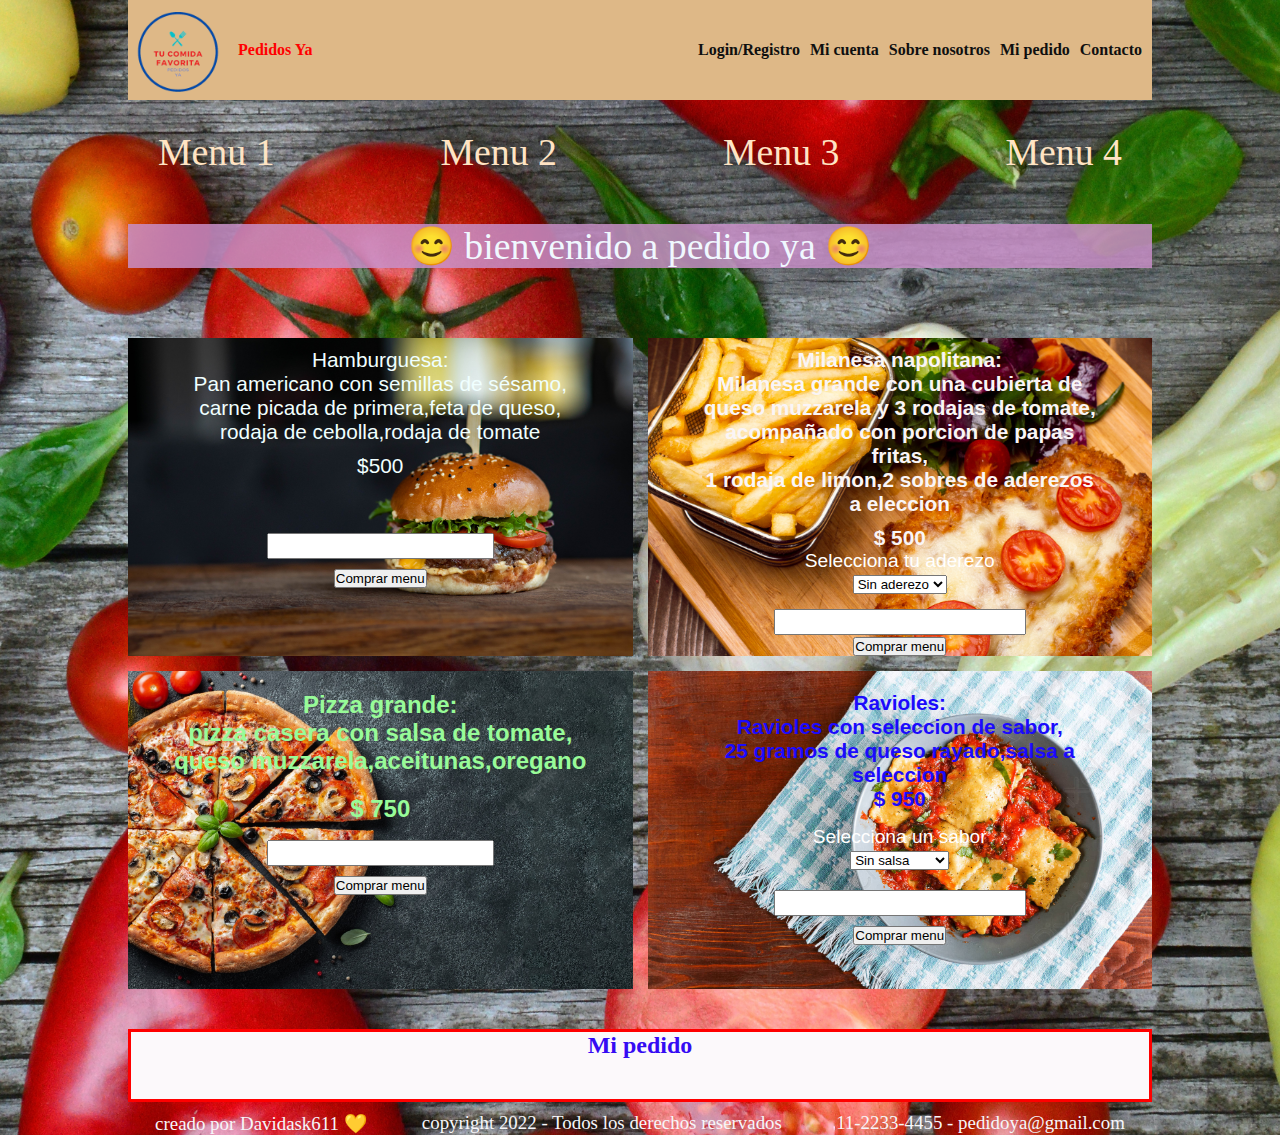
<file: index.html>
<!DOCTYPE html>
<html lang="es">

<head>
    <meta charset="UTF-8">
    <meta http-equiv="X-UA-Compatible" content="IE=edge">
    <meta name="viewport" content="width=device-width, initial-scale=1.0">
    <meta name="description"
        content="En esta pagina podras comprar ricos menu y solicitar que te lo lleven, solo queda disfrutar">
    <meta name="keywords" content="comida,menu,pedido,delivery">
    <link rel="stylesheet" href="misestilos.css">
    <title>Pedidos Ya</title>
</head>

<body>
    <header>
        <div>
            <img src="imagenes/ya transparente.png" alt="logo de la empresa" width="100px">
            <p>Pedidos Ya</p>
            <!--aca va el nombre de la empresa-->
        </div>
        <nav>
            <a href="registro.html" target="_blank" rel="noopener noreferrer">Login/Registro</a>
            <a href="micuenta.html" target="_blank" rel="noopener noreferrer">Mi cuenta</a>
            <a href="nosotros.html" target="_blank" rel="noopener noreferrer">Sobre nosotros</a>
            <!--les parece agregar quienes somos y que hacemos ??-->
            <a href="#cajaPedido">Mi pedido</a>
            <a href="#contacto">Contacto</a>
            <!--va en el footer-->
        </nav>
    </header>



    <div class="secciones">
        <!--cada boton llevara abajo hasta donde este la seleccion-->
        <div><a class="botones-seleccion" href="#menu1">Menu 1</a></div>
        <div><a class="botones-seleccion" href="#menu2">Menu 2</a></div>
        <div><a class="botones-seleccion" href="#menu3">Menu 3</a></div>
        <div><a class="botones-seleccion" href="#menu4">Menu 4</a></div>
    </div>

    <div id="bienvenido">
        <!--aca podria ir la foto de presentacion con css, podria ocupar ancho de la pantalla y 200px de alto-->
        <p>&#128522 bienvenido a pedido ya &#128522</p>
    </div>


    <!--aca va el menu de seleccion-->
    <div class="menus">
        <div id="menu1">
            <p><span id="nombreMenu1">Hamburguesa:</span><br>
                Pan americano con semillas de sésamo,<br>
                carne picada de primera,feta de queso,<br>
                rodaja de cebolla,rodaja de tomate
            </p>
            <div id="hamburguesa">
            </div>
            <p id="precio">$<span id="precioMenu1">500</span></p>
            <div id="formulario-hamburguesa">
                <form>
                    <input  class="control" type="number" name="cantidad" id="cant1">
                </form>
                <button onclick="comprarMenu1()">Comprar menu</button>
            </div>
        </div>

        <div id="menu2">
            <p><span id="nombreMenu2">Milanesa napolitana</span>:<br>
                Milanesa grande con una cubierta de queso muzzarela y 3 rodajas de tomate,<br>
                acompañado con porcion de papas fritas,<br>
                1 rodaja de limon,2 sobres de aderezos a eleccion
            </p>
            <div id="milanesa">

            </div>
            <p id="precio">$ <span id="precioMenu2">500</span></p>
            <div id="formulario-milanesa">
                <form>
                    <div id="opciones">
                        <label for="aderezos">Selecciona tu aderezo</label>
                            <select name="aderezos" id="aderezos">
                            <option value="sinAderezo">Sin aderezo</option>
                            <option value="Mayonesa">Mayonesa</option>
                            <option value="Sabora">Sabora</option>
                            <option value="Ketchup">Ketchup</option>
                        </select>
                    </div>
                    <div id="controles">
                        <input class="controlm" type="number" name="cantidad" id="cant2">
                    </div>
                </form>
                <button onclick="comprarMenu2()">Comprar menu</button>
            </div>
        </div>

        <div id="menu3">
            <p><span id="nombreMenu3">Pizza grande</span>:<br>
                pizza casera con salsa de tomate,<br>
                queso muzzarela,aceitunas,oregano
            </p>
            <div id="pizza">

            </div>
            <p id="precio">$ <span id="precioMenu3">750</span></p>
            <div id="formulario-pizza">
                <form>
                    <input class="controlp" type="number" name="cantidad" id="cant3">
                </form>
                <button onclick="comprarMenu3()">Comprar menu</button>
            </div>
        </div>

        <div id="menu4">
            <p><span id="nombreMenu4">Ravioles</span>:<br>
                Ravioles con seleccion de sabor,<br>
                25 gramos de queso rayado,salsa a seleccion
            </p>
            <div id="ravioles">

            </div>
            <p id="precio">$ <span id="precioMenu4">950</span></p>
            <div id="formulario-ravioles">
                <form>
                    <div id="opciones">
                        <label for="sabores">Selecciona un sabor</label>
                        <select name="sabores" id="sabores">
                            <option value="sinSalsa">Sin salsa</option>
                            <option value="Salsabl">Salsa blanca</option>
                            <option value="Salsafi">Salsa fileto</option>
                        </select>
                    </div>
                    <div id="controles">
                        <input class="controlr" type="number" name="cantidad" id="cant4">
                    </div>
                </form>
                <button onclick="comprarMenu4()">Comprar menu</button>
            </div>
        </div>
    </div>

    <div id="cajaPedido">
        <h2>Mi pedido</h2>
        <p id="nuevoPedido"></p>
    </div>

    <footer>
        <div>creado por Davidask611 &#128155</div>
        <div>copyright 2022 - Todos los derechos reservados</div>
        <div id="contacto">11-2233-4455 - <a href=»mailto:correo@correo.com»>pedidoya@gmail.com</a></div>
    </footer>
    <script src="miscomandos.js"></script>
</body>

</html>
</file>
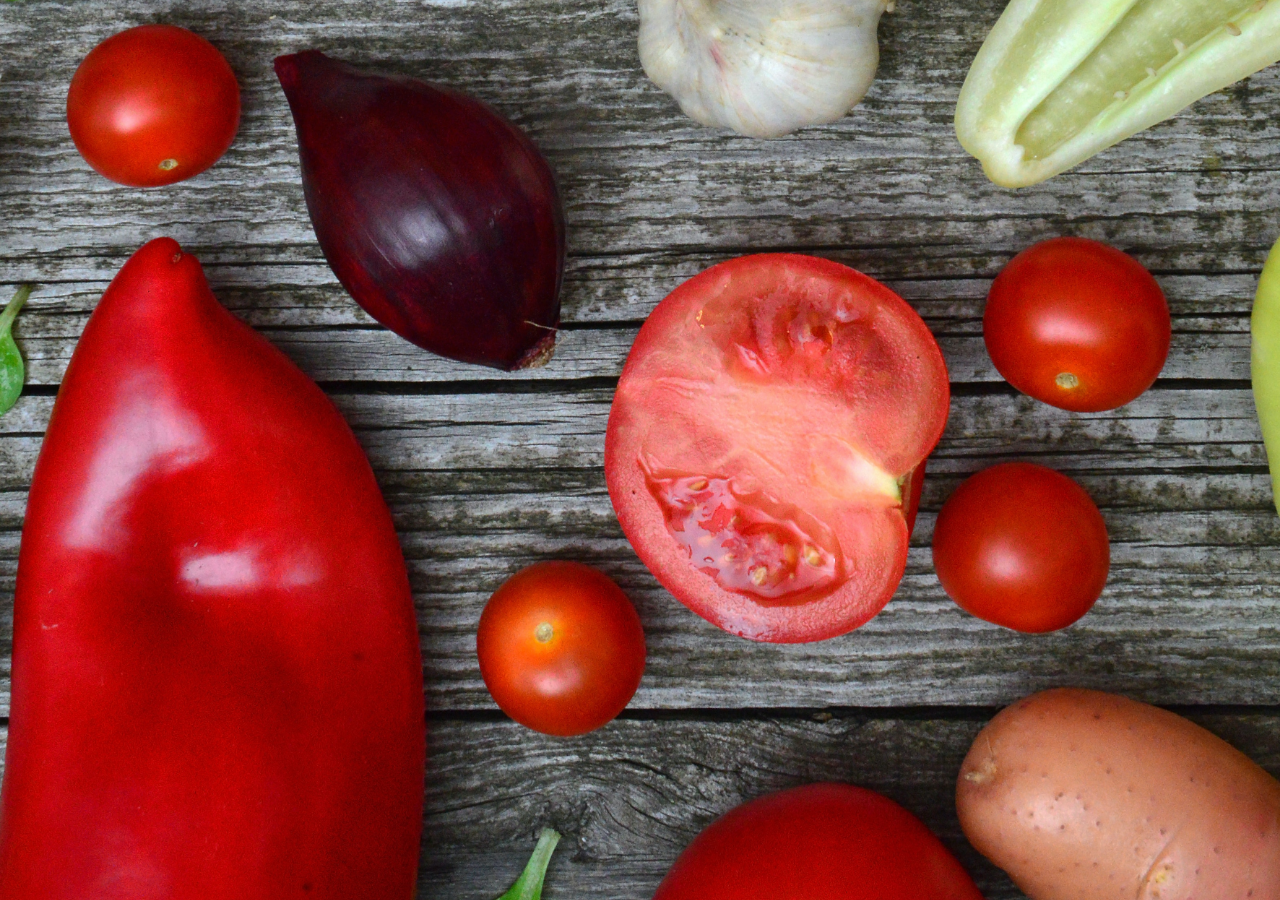
<file: micuenta.html>
<!DOCTYPE html>
<html lang="es">
<head>
    <meta charset="UTF-8">
    <meta http-equiv="X-UA-Compatible" content="IE=edge">
    <meta name="viewport" content="width=device-width, initial-scale=1.0">
    <link rel="stylesheet" href="misestilos.css">
    <title>Mi cuenta</title>
</head>
<body>
    
</body>
</html>
</file>
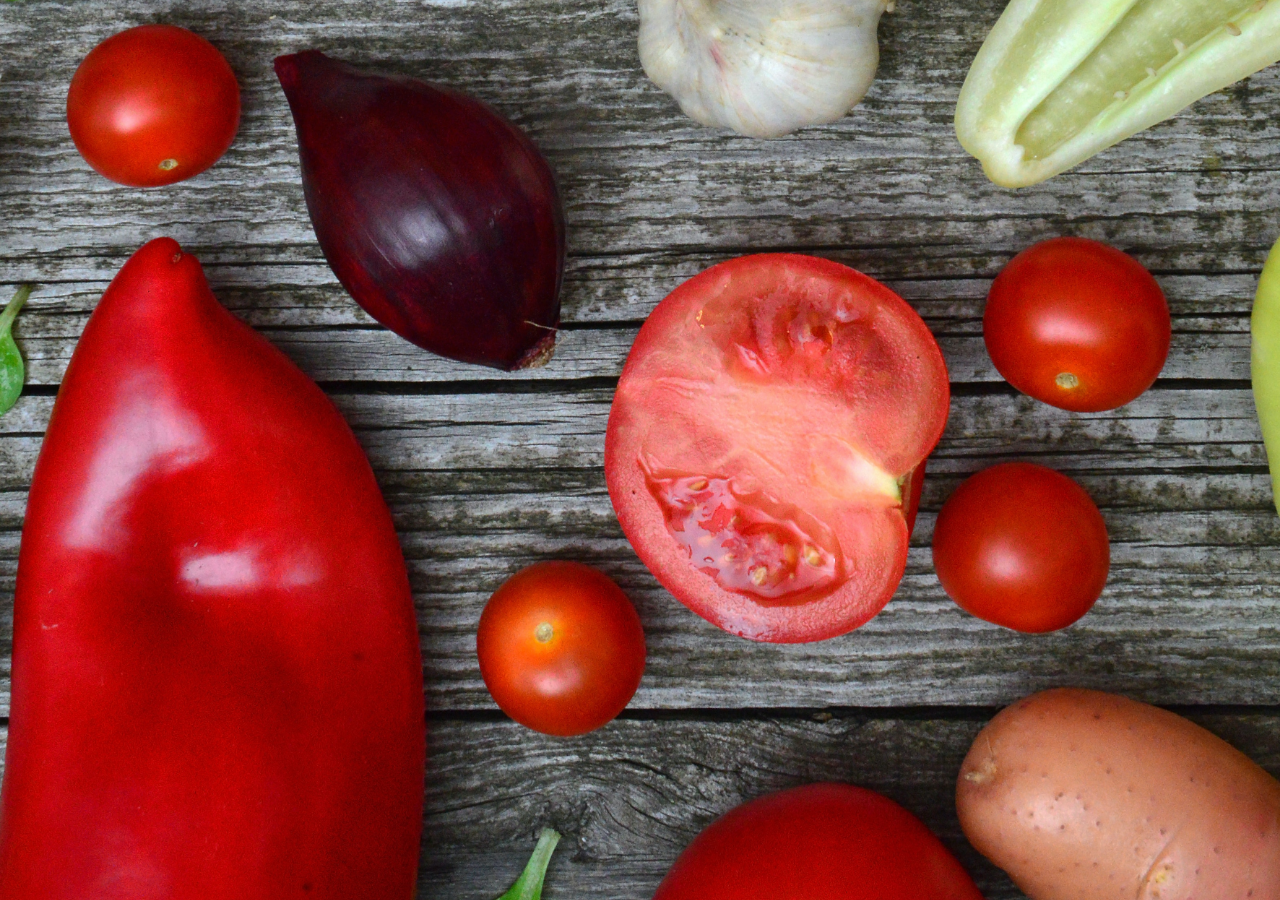
<file: nosotros.html>
<!DOCTYPE html>
<html lang="en">

<head>
    <meta charset="UTF-8">
    <meta http-equiv="X-UA-Compatible" content="IE=edge">
    <meta name="viewport" content="width=device-width, initial-scale=1.0">
    <link rel="stylesheet" href="misestilos.css">
    <title>Nosotros</title>
</head>

<body>

</body>

</html>
</file>
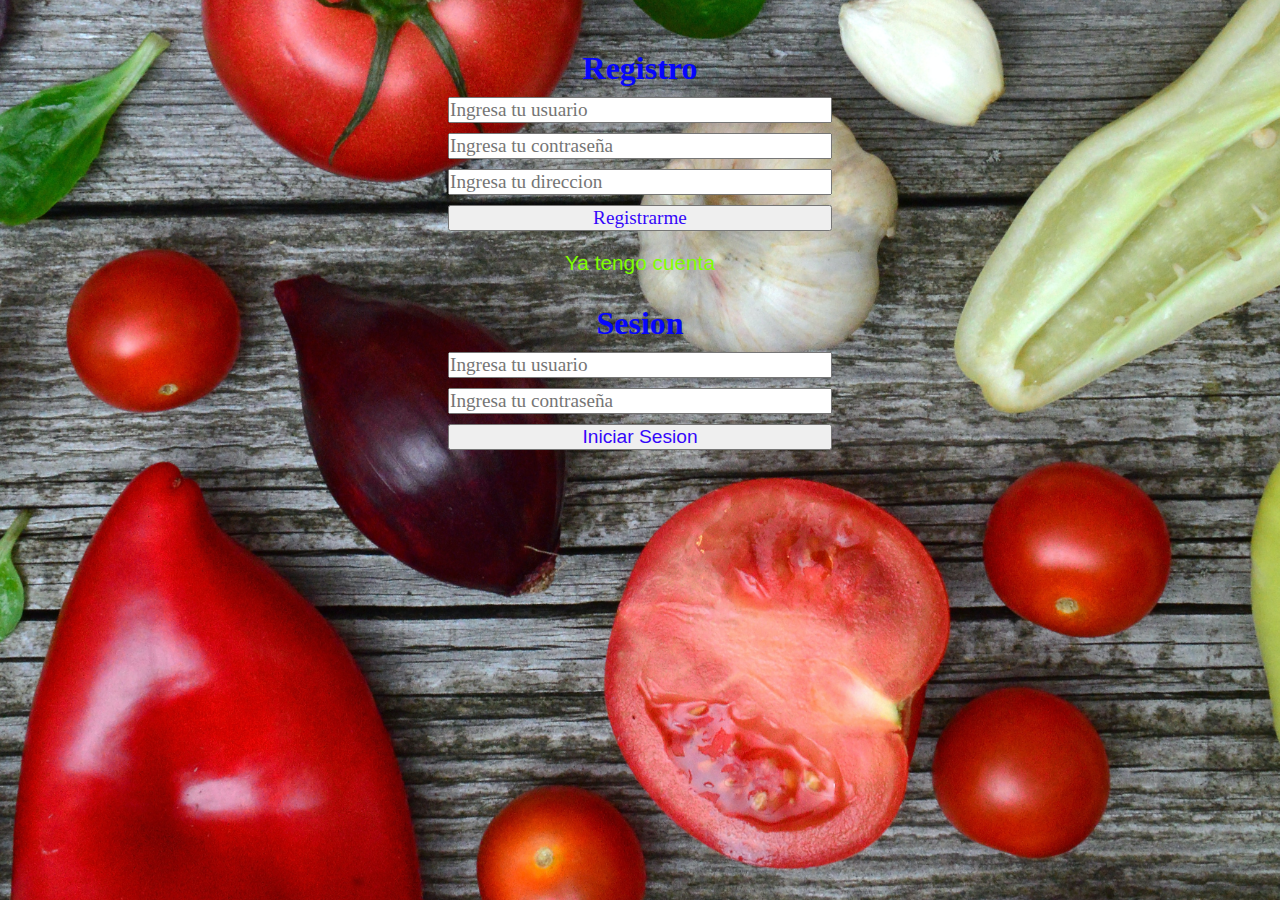
<file: registro.html>
<!DOCTYPE html>
<html lang="es">

<head>
    <meta charset="UTF-8">
    <meta http-equiv="X-UA-Compatible" content="IE=edge">
    <meta name="viewport" content="width=device-width, initial-scale=1.0">
    <link rel="stylesheet" href="estilosRegistro.css">
    <script src="miscomandos.js"></script>
    <title>Registro</title>
</head>

<body>
    <!--se puede ocultar 1 div encima del otro y mostrar con efectos el otro div al hacer click en ya tengo cuenta en css-->
    <div class="formularios">
        <div id="formulario-registro">
            <form>
                <h1>Registro</h1>
                <input type="text" name="usuario" id="usuario" placeholder="Ingresa tu usuario" required>
                <input type="password" name="contraseña" id="contraseña" placeholder="Ingresa tu contraseña" required>
                <input type="text" name="direccion" id="direccion" placeholder="Ingresa tu direccion" required>
                <input type="submit" value="Registrarme">
                <a href="#formulario-sesion">Ya tengo cuenta</a>
            </form>
        </div>
        <div id="formulario-sesion">
            <form name="formsesion">
                <h1>Sesion</h1>
                <input type="text" name="usuario" id="usuario" placeholder="Ingresa tu usuario" required>
                <input type="password" name="contraseña" id="contraseña" placeholder="Ingresa tu contraseña" required>
            </form>
            <button onclick="iniciarsesion()" id="button">Iniciar Sesion</button>

        </div>

    </div>

</body>

</html>
</file>
<file: misestilos.css>
* {
  margin: 0;
  padding: 0;
  box-sizing: border-box;
}

/*mantiene el contenido al limite de la pagina, lo ancho y alto se suma automatico con el borde de la caja*/

body {
  display: grid;
  grid-template-areas:
    "header header"
    "secciones secciones"
    "bienvenido bienvenido"
    "menus menus"
    "cajapedido cajapedido"
    "footer footer";
  width: 80%;
  margin: auto;
  background-image: url(imagenes/verdura.jpg);
  background-position: center;
  background-repeat: no-repeat;
  background-size: cover;
}

header {
  grid-area: header;
  width: 100%;
  display: flex;
  justify-content: space-between;
  background-color: burlywood;
}

header div {
  display: flex;
  align-items: center;
}

header div img {
  width: 100px;
}

header div p {
  text-align: center;
  color: red;
  margin-left: 10px;
  font-weight: 600;
}

header nav {
  display: flex;
  align-items: center;
}

header a {
  margin-right: 10px;
  text-decoration: none;
  font-weight: 600;
  color: rgb(15, 15, 15);
}

header a:hover {
  color: red;
  font-size: 2em;
  transition: 2s;
}

/**/

.secciones {
  grid-area: secciones;
  width: 100%;
  justify-content: space-between;
  display: flex;
  margin: 30px 0 20px 0;
}

.secciones div {
  align-content: center;
  font-size: 10mm;
  padding: 0 30px 0 30px;
}

.secciones div a {
  text-align: center;
  text-decoration: none;
  color: bisque;
}

/*banner*/

#bienvenido {
  grid-area: bienvenido;
  text-align: center;
  color: aliceblue;
  font-size: 10mm;
  margin: 30px 0 50px 0;
  background-color: rgba(201, 144, 201, 0.842);
}

/*menu seleccion*/
.menus {
  grid-area: menus;
  width: 100%;
  display: grid;
  grid-template-columns: repeat(2, 1fr);
  grid-template-rows: repeat(2, 1fr);
  gap: 15px;
  margin: 20px 0 30px 0;
}
/*menu 1*/
#menu1 {
  width: 100%;
  background-image: url(imagenes/hamburguesa.jpg);
  background-position: center;
  background-repeat: no-repeat;
  background-size: cover;
  color: azure;
}

#menu1:hover {
  transform: scale(1.1);
  transition: 1s;
  border-radius: 30%;
}

#menu1 p {
  text-align: center;
  font: 1.3em sans-serif;
  width: 80%;
  margin: 10px auto 0 auto;
}
#formulario-hamburguesa {
  width: 50%;
  margin: 50px auto 0 auto;
  text-align: center;
}

.control {
  color: black;
  width: 90%;
  margin: 5px auto 10px auto;
  font: 1.2em sans-serif;
}

/*menu 2*/
#menu2 {
  width: 100%;
  height: auto;
  background-image: url(imagenes/milanesa.jpg);
  background-position: center;
  background-repeat: no-repeat;
  background-size: cover;
  color: rgb(250, 245, 246);
}

#menu2:hover {
  transform: scale(1.1);
  transition: 1s;
  border-radius: 30%;
  font-weight: bold;
}

#menu2 p {
  text-align: center;
  font: 1.3em sans-serif;
  font-weight: bold;
  width: 80%;
  margin: 10px auto 0 auto;
}
#formulario-milanesa {
  width: 50%;
  margin: auto;
  text-align: center;
}
#opciones{
  width: 80%;
  margin: auto;
  color: white;
  font: 1.2em sans-serif;
}
#controles {
  width: 100%;
  margin: auto;
  margin-top: 10px;
}

.controlm {
  color: black;
  width: 100%;
  margin: 5px 0 2px 0;
  font: 1.2em sans-serif;
}

/*menu 3*/
#menu3 {
  background-image: url(imagenes/sabrosa-pizza-pepperoni-champinones-aceitunas_79782-1976.jpg);
  background-position: center;
  background-repeat: no-repeat;
  background-size: cover;
  width: 100%;
  height: auto;
  color: palegreen;
}
#menu3 p {
  text-align: center;
  font: 1.5em sans-serif;
  font-weight: bold;
  min-width: 80%;
  margin: 20px auto 0 auto;
}

#menu3 p:hover {
  min-width: 80%;
  margin: 20px auto 0 auto;
}
#formulario-pizza {
  width: 90%;
  margin: auto;
  color: red;
  text-align: center;
}

#formulario-pizza form {
  width: 50%;
  margin: 10px auto 10px auto;
  text-align: center;
}

.controlp {
  color: black;
  width: 100%;
  margin-top: 7px;
  font: 1.2em sans-serif;
}

#menu3:hover {
  transform: scale(1.1);
  transition: 1.5s;
  transform: translateY(-10%);
  border-radius: 30%;
  border: dotted;
  background-color: #db1b35;
  color: #09f014;
}
/*menu 4*/
#menu4 {
  width: 100%;
  height: auto;
  padding-top: 20px;
  background-image: url(imagenes/ravioles\ lejos.jpg);
  background-repeat: no-repeat;
  background-size: cover;
  color: rgb(27, 10, 253);
}

#menu4:hover {
  transform: scale(1.1);
  transition: 1.5s;
  transform: translateY(-10%);
  border-radius: 30%;
  border: dotted;
  font-weight: bold;
}

#menu4 p {
  text-align: center;
  font: 1.3em sans-serif;
  width: 80%;
  margin: 0 auto 0 auto;
  font-weight: bold;
}
#formulario-ravioles {
  width: 50%;
  margin: auto;
  text-align: center;
}

#formulario-ravioles form {
  width: 100%;
  margin: 15px auto 10px auto;
}
#opciones{
  width: 80%;
  margin: auto;
  color: white;
  font: 1.2em sans-serif;
}
.controlr {
  color: black;
  width: 100%;
  margin-top: 10px;
  font: 1.2em sans-serif;
}

/*pie de pagina*/
footer {
  grid-area: footer;
  margin-top: 10px;
  display: flex;
  justify-content: space-around;
  color: rgb(246, 246, 250);
  font-size: 5mm;
}
footer a {
  text-decoration: none;
  color: rgb(246, 246, 250);
}

/* pedido */

#cajaPedido {
  display: grid;
  grid-area: cajapedido;
  width: 100%;
  border: solid red;
  text-align: center;
  margin-top: 10px;
  background-color: rgb(252, 249, 251);
}

h2 {
  text-align: center;
  margin: 10px 50px 0 50;
  color: rgb(53, 11, 243);
}

#nuevoPedido {
  margin: 20px 0 20px 0;
  font-size: x-large;
  color: rgb(248, 6, 38);
}
</file>
<file: estilosRegistro.css>
* {
  margin: 0;
  padding: 0;
  box-sizing: border-box;
}
body {
  background-image: url(/imagenes/verdura.jpg);
  background-position: center;
  background-repeat: no-repeat;
  background-size: cover;
}
h1 {
  color: rgb(6, 6, 252);
}
.formularios {
  width: 60%;
  margin: 50px auto 0 auto;
}
#formulario-registro {
  text-align: center;
  margin-top: 30px;
}
#formulario-registro form {
  width: 50%;
  margin: auto;
}
#formulario-registro form input {
  width: 100%;
  margin-top: 10px;
  font: 1.2em italic;
  color: rgb(52, 7, 250);
}
#formulario-registro form a {
  display: block;
  text-decoration: none;
  font: 1.3em sans-serif;
  margin-top: 20px;
  color: chartreuse;
}

#formulario-sesion {
  text-align: center;
  margin-top: 30px;
}
#formulario-sesion form {
  width: 50%;
  margin: auto;
}
#formulario-sesion form input {
  width: 100%;
  margin-top: 10px;
  font: 1.2em italic;
  color: rgb(52, 7, 250);
}

#button{
  width: 50%;
  margin-top: 10px;
  font: 1.2em sans-serif;
  color: rgb(52, 7, 250);
}
</file>
